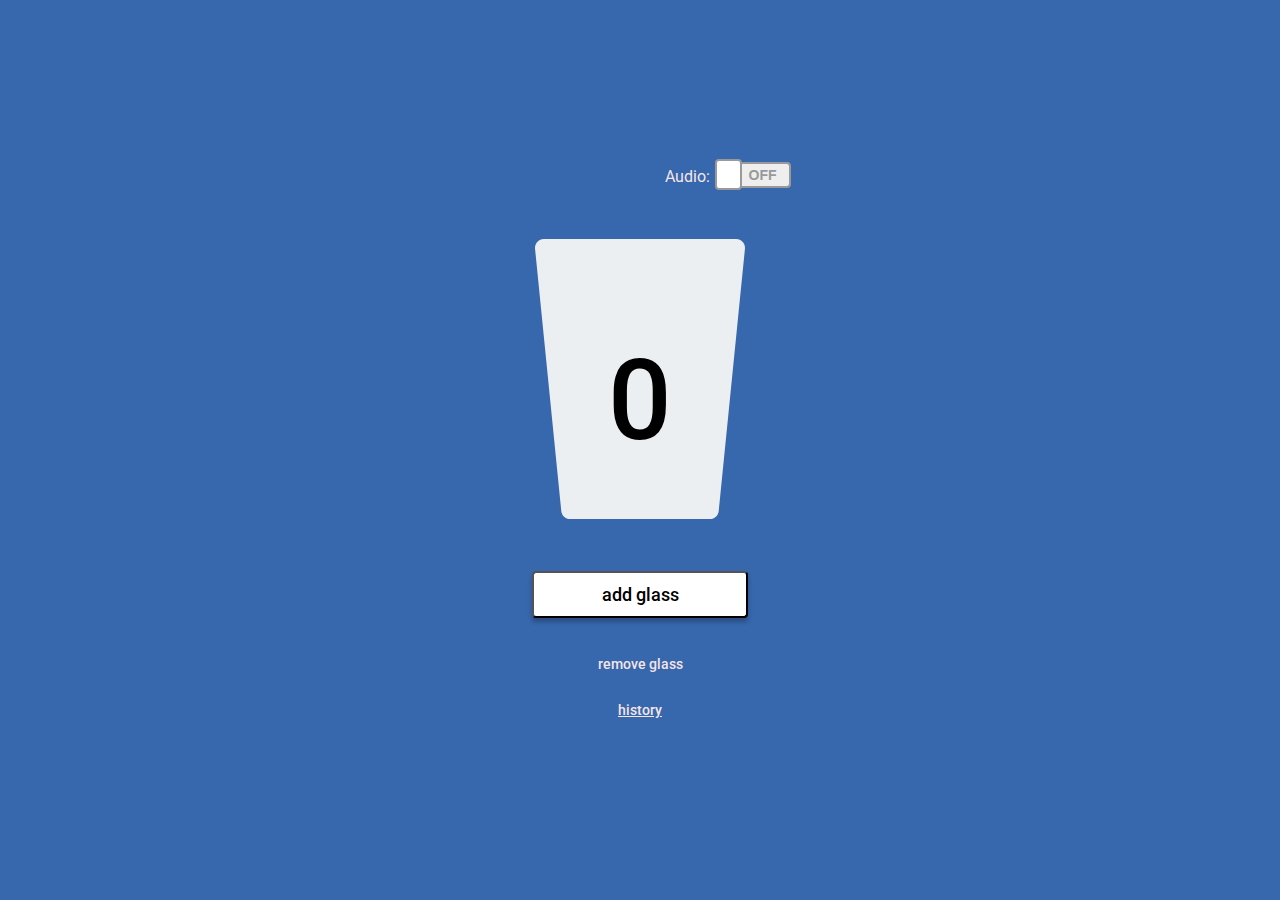
<file: index.html>
<!DOCTYPE html>
<html lang="en">

<head>
  <meta charset="UTF-8" />
  <meta name="viewport" content="width=device-width, initial-scale=1.0" />
  <meta http-equiv="X-UA-Compatible" content="ie=edge" />
  <title>Jundymek - hydrapp</title>
  <meta name="description" content="Simple PWA application - part of WTF frontend course" />

  <!-- Title -->
  <meta property="og:title" content="Jundymek - hydrapp" />
  <!-- OPTIONAL description. 2-4 sentences. -->
  <meta property="og:description" content="Simple PWA application - part of WTF frontend course" />
  <!-- full url with http(s) ie. https://maciejkorsan.github.io/my-repo/ -->
  <meta property="og:url" content="https://jundymek.github.io/hydrapp/" />
  <!-- full url to the image with http(s) ie. https://maciejkorsan.github.io/my-repo/assets/img/fb.png. Facebook suggests at least 1200 x 630. -->
  <meta property="og:image" content="https://jundymek.github.io/hydrapp/assets/img/cover.png" />

  <link rel="manifest" href="manifest.json" />
  <meta name="apple-mobile-web-app-capable" content="yes" />
  <link rel="apple-touch-icon" sizes="192x192" href="assets/pwa/icons/icon-192x192.png" />

  <link rel="icon" type="image/png" href="assets/pwa/icons/icon-192x192.png" />

  <link rel="stylesheet" href="css/main.css" />
</head>

<body>
  <main class="main">
    <div class="onoffswitch">
      <span class="onoffswitch__label">Audio: </span>
      <input type="checkbox" name="onoffswitch" class="onoffswitch-checkbox onoffswitch-checkbox--js" id="myonoffswitch">
      <label class="onoffswitch-label" for="myonoffswitch">
        <span class="onoffswitch-inner"></span>
        <span class="onoffswitch-switch"></span>
      </label>
    </div>
    <div class="glass">
      <svg class="glass__image" width="280" height="280" viewBox="0 0 280 280" fill="none" xmlns="http://www.w3.org/2000/svg">
        <path
          d="M242.748 2.8875C241.085 1.05 238.74 0 236.255 0H43.7555C41.288 0 38.9255 1.05 37.263 2.8875C35.618 4.7075 34.7955 7.1575 35.0405 9.625L61.2905 272.125C61.7455 276.605 65.508 280 70.0055 280H210.005C214.503 280 218.265 276.605 218.703 272.125L244.953 9.625C245.215 7.1575 244.41 4.7075 242.748 2.8875Z"
          fill="#ECEFF1" />
        <path class="glass__path glass__path--js"
          d="M219.455 89.25L202.13 262.5H77.8805L58.4555 68.775C80.3305 61.775 113.58 57.05 140.005 78.75C165.555 99.75 197.755 95.9 219.455 89.25Z"
          fill="#2196F3" />
      </svg>
      <div class="glass__counter glass__counter--js"></div>
    </div>
    <div class="buttons">
      <button class="buttons__add buttons__add--js">add glass</button>
      <button class="buttons__subtract buttons__subtract--js">remove glass</button>
    </div>
    <a class="link" href="history.html">history</a>
  </main>

  <script src="js/main.js"></script>
</body>

</html>
</file>
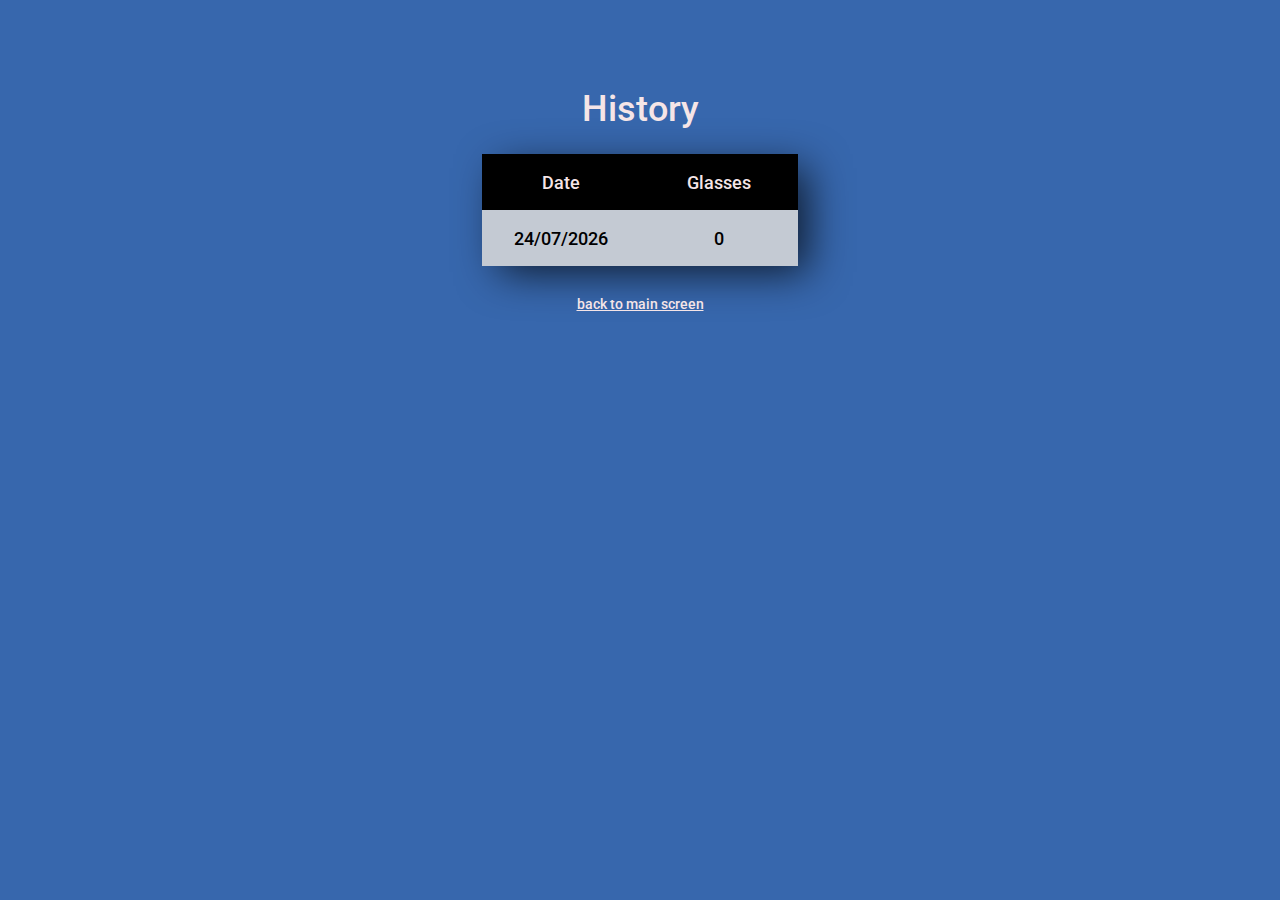
<file: history.html>
<!DOCTYPE html>
<html lang="en">

<head>
    <meta charset="UTF-8" />
    <meta name="viewport" content="width=device-width, initial-scale=1.0" />
    <meta http-equiv="X-UA-Compatible" content="ie=edge" />
    <title>Hydrapp - history</title>
    <meta name="description" content="History of drinked water" />

    <!-- Title -->
    <meta property="og:title" content="Hydrapp - history" />
    <!-- OPTIONAL description. 2-4 sentences. -->
    <meta property="og:description" content="History of drinked water" />
    <!-- full url with http(s) ie. https://maciejkorsan.github.io/my-repo/ -->
    <meta property="og:url" content="https://jundymek.github.io/hydrapp/" />
    <!-- full url to the image with http(s) ie. https://maciejkorsan.github.io/my-repo/assets/img/fb.png. Facebook suggests at least 1200 x 630. -->
    <meta property="og:image" content="https://jundymek.github.io/hydrapp/assets/img/cover.png" />

    <link rel="manifest" href="manifest.json" />
    <meta name="apple-mobile-web-app-capable" content="yes" />
    <link rel="apple-touch-icon" sizes="192x192" href="assets/pwa/icons/icon-192x192.png" />

    <link rel="icon" type="image/png" href="assets/pwa/icons/icon-192x192.png" />

    <link rel="stylesheet" href="css/main.css" />
</head>

<body>
    <main class="main main--history">
        <header class="header">
            <h1 class="header__h1">History</h1>
        </header>
        <table class="table">
            <thead class="table__head">
                <tr class="table__tr">
                    <th class="table__th table__th--head">Date</th>
                    <th class="table__th table__th--head">Glasses</th>
                </tr>
            </thead>
            <tbody class="table__body table__body--js">
                <!-- <tr class="table__tr">
                        <th class="table__th">Data</th>
                        <th class="table__th">Liczba szklanek</th>
                    </tr> -->
            </tbody>
        </table>
        <a class="link" href="./">back to main screen</a>
    </main>

    <script src="js/main.js"></script>
</body>

</html>
</file>
<file: css/main.css>
/*! normalize.css v8.0.1 | MIT License | github.com/necolas/normalize.css */
/* Document
   ========================================================================== */
/**
 * 1. Correct the line height in all browsers.
 * 2. Prevent adjustments of font size after orientation changes in iOS.
 */
@import url("https://fonts.googleapis.com/css?family=Roboto:400,500&display=swap&subset=latin-ext");
html {
  line-height: 1.15;
  /* 1 */
  -webkit-text-size-adjust: 100%;
  /* 2 */ }

/* Sections
   ========================================================================== */
/**
 * Remove the margin in all browsers.
 */
body {
  margin: 0; }

/**
 * Render the `main` element consistently in IE.
 */
main {
  display: block; }

/**
 * Correct the font size and margin on `h1` elements within `section` and
 * `article` contexts in Chrome, Firefox, and Safari.
 */
h1 {
  font-size: 2em;
  margin: 0.67em 0; }

/* Grouping content
   ========================================================================== */
/**
 * 1. Add the correct box sizing in Firefox.
 * 2. Show the overflow in Edge and IE.
 */
hr {
  -webkit-box-sizing: content-box;
          box-sizing: content-box;
  /* 1 */
  height: 0;
  /* 1 */
  overflow: visible;
  /* 2 */ }

/**
 * 1. Correct the inheritance and scaling of font size in all browsers.
 * 2. Correct the odd `em` font sizing in all browsers.
 */
pre {
  font-family: monospace, monospace;
  /* 1 */
  font-size: 1em;
  /* 2 */ }

/* Text-level semantics
   ========================================================================== */
/**
 * Remove the gray background on active links in IE 10.
 */
a {
  background-color: transparent; }

/**
 * 1. Remove the bottom border in Chrome 57-
 * 2. Add the correct text decoration in Chrome, Edge, IE, Opera, and Safari.
 */
abbr[title] {
  border-bottom: none;
  /* 1 */
  text-decoration: underline;
  /* 2 */
  -webkit-text-decoration: underline dotted;
          text-decoration: underline dotted;
  /* 2 */ }

/**
 * Add the correct font weight in Chrome, Edge, and Safari.
 */
b,
strong {
  font-weight: bolder; }

/**
 * 1. Correct the inheritance and scaling of font size in all browsers.
 * 2. Correct the odd `em` font sizing in all browsers.
 */
code,
kbd,
samp {
  font-family: monospace, monospace;
  /* 1 */
  font-size: 1em;
  /* 2 */ }

/**
 * Add the correct font size in all browsers.
 */
small {
  font-size: 80%; }

/**
 * Prevent `sub` and `sup` elements from affecting the line height in
 * all browsers.
 */
sub,
sup {
  font-size: 75%;
  line-height: 0;
  position: relative;
  vertical-align: baseline; }

sub {
  bottom: -0.25em; }

sup {
  top: -0.5em; }

/* Embedded content
   ========================================================================== */
/**
 * Remove the border on images inside links in IE 10.
 */
img {
  border-style: none; }

/* Forms
   ========================================================================== */
/**
 * 1. Change the font styles in all browsers.
 * 2. Remove the margin in Firefox and Safari.
 */
button,
input,
optgroup,
select,
textarea {
  font-family: inherit;
  /* 1 */
  font-size: 100%;
  /* 1 */
  line-height: 1.15;
  /* 1 */
  margin: 0;
  /* 2 */ }

/**
 * Show the overflow in IE.
 * 1. Show the overflow in Edge.
 */
button,
input {
  /* 1 */
  overflow: visible; }

/**
 * Remove the inheritance of text transform in Edge, Firefox, and IE.
 * 1. Remove the inheritance of text transform in Firefox.
 */
button,
select {
  /* 1 */
  text-transform: none; }

/**
 * Correct the inability to style clickable types in iOS and Safari.
 */
button,
[type="button"],
[type="reset"],
[type="submit"] {
  -webkit-appearance: button; }

/**
 * Remove the inner border and padding in Firefox.
 */
button::-moz-focus-inner,
[type="button"]::-moz-focus-inner,
[type="reset"]::-moz-focus-inner,
[type="submit"]::-moz-focus-inner {
  border-style: none;
  padding: 0; }

/**
 * Restore the focus styles unset by the previous rule.
 */
button:-moz-focusring,
[type="button"]:-moz-focusring,
[type="reset"]:-moz-focusring,
[type="submit"]:-moz-focusring {
  outline: 1px dotted ButtonText; }

/**
 * Correct the padding in Firefox.
 */
fieldset {
  padding: 0.35em 0.75em 0.625em; }

/**
 * 1. Correct the text wrapping in Edge and IE.
 * 2. Correct the color inheritance from `fieldset` elements in IE.
 * 3. Remove the padding so developers are not caught out when they zero out
 *    `fieldset` elements in all browsers.
 */
legend {
  -webkit-box-sizing: border-box;
          box-sizing: border-box;
  /* 1 */
  color: inherit;
  /* 2 */
  display: table;
  /* 1 */
  max-width: 100%;
  /* 1 */
  padding: 0;
  /* 3 */
  white-space: normal;
  /* 1 */ }

/**
 * Add the correct vertical alignment in Chrome, Firefox, and Opera.
 */
progress {
  vertical-align: baseline; }

/**
 * Remove the default vertical scrollbar in IE 10+.
 */
textarea {
  overflow: auto; }

/**
 * 1. Add the correct box sizing in IE 10.
 * 2. Remove the padding in IE 10.
 */
[type="checkbox"],
[type="radio"] {
  -webkit-box-sizing: border-box;
          box-sizing: border-box;
  /* 1 */
  padding: 0;
  /* 2 */ }

/**
 * Correct the cursor style of increment and decrement buttons in Chrome.
 */
[type="number"]::-webkit-inner-spin-button,
[type="number"]::-webkit-outer-spin-button {
  height: auto; }

/**
 * 1. Correct the odd appearance in Chrome and Safari.
 * 2. Correct the outline style in Safari.
 */
[type="search"] {
  -webkit-appearance: textfield;
  /* 1 */
  outline-offset: -2px;
  /* 2 */ }

/**
 * Remove the inner padding in Chrome and Safari on macOS.
 */
[type="search"]::-webkit-search-decoration {
  -webkit-appearance: none; }

/**
 * 1. Correct the inability to style clickable types in iOS and Safari.
 * 2. Change font properties to `inherit` in Safari.
 */
::-webkit-file-upload-button {
  -webkit-appearance: button;
  /* 1 */
  font: inherit;
  /* 2 */ }

/* Interactive
   ========================================================================== */
/*
 * Add the correct display in Edge, IE 10+, and Firefox.
 */
details {
  display: block; }

/*
 * Add the correct display in all browsers.
 */
summary {
  display: list-item; }

/* Misc
   ========================================================================== */
/**
 * Add the correct display in IE 10+.
 */
template {
  display: none; }

/**
 * Add the correct display in IE 10.
 */
[hidden] {
  display: none; }

@-webkit-keyframes heading {
  from {
    margin-top: -4em; }
  to {
    margin-top: 0.67em; } }

@keyframes heading {
  from {
    margin-top: -4em; }
  to {
    margin-top: 0.67em; } }

@-webkit-keyframes table {
  from {
    margin-left: -100%; }
  to {
    margin-left: 0%; } }

@keyframes table {
  from {
    margin-left: -100%; }
  to {
    margin-left: 0%; } }

html {
  -webkit-box-sizing: border-box;
          box-sizing: border-box; }

*,
*:before,
*:after {
  -webkit-box-sizing: inherit;
          box-sizing: inherit; }

body {
  color: #000000;
  background: #E5E5E5;
  font-family: "Roboto", sans-serif; }

.buttons {
  display: -webkit-box;
  display: -ms-flexbox;
  display: flex;
  -webkit-box-orient: vertical;
  -webkit-box-direction: normal;
      -ms-flex-direction: column;
          flex-direction: column; }
  .buttons__add {
    width: 216px;
    height: 47px;
    background: #ffffff;
    -webkit-box-shadow: 0px 4px 4px rgba(0, 0, 0, 0.25);
            box-shadow: 0px 4px 4px rgba(0, 0, 0, 0.25);
    border-radius: 4px;
    margin-top: 48px;
    font-weight: 500;
    font-size: 18px;
    line-height: 21px; }
  .buttons__subtract {
    margin-top: 38px;
    background: none;
    color: #F5E5E7;
    border: none;
    padding: 0;
    font: inherit;
    cursor: pointer;
    outline: inherit;
    font-weight: 500;
    font-size: 14px;
    line-height: 16px; }

.glass {
  position: relative; }
  .glass__counter {
    position: absolute;
    margin: -44% 50%;
    -webkit-transform: translate(-50%, -50%);
        -ms-transform: translate(-50%, -50%);
            transform: translate(-50%, -50%);
    font-weight: 500;
    font-size: 112px;
    line-height: 131px;
    color: #000000; }
  .glass__path--0 {
    fill: #eceff1;
    -webkit-clip-path: polygon(8% 100%, 100% 100%, 90% 100%, 6% 100%);
            clip-path: polygon(8% 100%, 100% 100%, 90% 100%, 6% 100%);
    -webkit-transition: fill 1s ease-in, -webkit-clip-path 1s ease-in;
    transition: fill 1s ease-in, -webkit-clip-path 1s ease-in;
    -o-transition: fill 1s ease-in, clip-path 1s ease-in;
    transition: fill 1s ease-in, clip-path 1s ease-in;
    transition: fill 1s ease-in, clip-path 1s ease-in, -webkit-clip-path 1s ease-in; }
    .glass__path--0:hover {
      fill: blue; }
  .glass__path--1 {
    -webkit-clip-path: polygon(6% 91%, 100% 91%, 90% 100%, 6% 100%);
            clip-path: polygon(6% 91%, 100% 91%, 90% 100%, 6% 100%);
    -webkit-transition: fill 1s ease-in, -webkit-clip-path 1s ease-in;
    transition: fill 1s ease-in, -webkit-clip-path 1s ease-in;
    -o-transition: fill 1s ease-in, clip-path 1s ease-in;
    transition: fill 1s ease-in, clip-path 1s ease-in;
    transition: fill 1s ease-in, clip-path 1s ease-in, -webkit-clip-path 1s ease-in; }
  .glass__path--2 {
    -webkit-clip-path: polygon(6% 81%, 100% 81%, 90% 100%, 6% 100%);
            clip-path: polygon(6% 81%, 100% 81%, 90% 100%, 6% 100%);
    -webkit-transition: fill 1s ease-in, -webkit-clip-path 1s ease-in;
    transition: fill 1s ease-in, -webkit-clip-path 1s ease-in;
    -o-transition: fill 1s ease-in, clip-path 1s ease-in;
    transition: fill 1s ease-in, clip-path 1s ease-in;
    transition: fill 1s ease-in, clip-path 1s ease-in, -webkit-clip-path 1s ease-in; }
  .glass__path--3 {
    -webkit-clip-path: polygon(6% 71%, 100% 71%, 90% 100%, 6% 100%);
            clip-path: polygon(6% 71%, 100% 71%, 90% 100%, 6% 100%);
    -webkit-transition: fill 1s ease-in, -webkit-clip-path 1s ease-in;
    transition: fill 1s ease-in, -webkit-clip-path 1s ease-in;
    -o-transition: fill 1s ease-in, clip-path 1s ease-in;
    transition: fill 1s ease-in, clip-path 1s ease-in;
    transition: fill 1s ease-in, clip-path 1s ease-in, -webkit-clip-path 1s ease-in; }
  .glass__path--4 {
    -webkit-clip-path: polygon(6% 61%, 100% 61%, 90% 100%, 6% 100%);
            clip-path: polygon(6% 61%, 100% 61%, 90% 100%, 6% 100%);
    -webkit-transition: fill 1s ease-in, -webkit-clip-path 1s ease-in;
    transition: fill 1s ease-in, -webkit-clip-path 1s ease-in;
    -o-transition: fill 1s ease-in, clip-path 1s ease-in;
    transition: fill 1s ease-in, clip-path 1s ease-in;
    transition: fill 1s ease-in, clip-path 1s ease-in, -webkit-clip-path 1s ease-in; }
  .glass__path--5 {
    -webkit-clip-path: polygon(6% 51%, 100% 51%, 90% 100%, 6% 100%);
            clip-path: polygon(6% 51%, 100% 51%, 90% 100%, 6% 100%);
    -webkit-transition: fill 1s ease-in, -webkit-clip-path 1s ease-in;
    transition: fill 1s ease-in, -webkit-clip-path 1s ease-in;
    -o-transition: fill 1s ease-in, clip-path 1s ease-in;
    transition: fill 1s ease-in, clip-path 1s ease-in;
    transition: fill 1s ease-in, clip-path 1s ease-in, -webkit-clip-path 1s ease-in; }
  .glass__path--6 {
    -webkit-clip-path: polygon(4% 41%, 100% 41%, 90% 100%, 6% 100%);
            clip-path: polygon(4% 41%, 100% 41%, 90% 100%, 6% 100%);
    -webkit-transition: fill 1s ease-in, -webkit-clip-path 1s ease-in;
    transition: fill 1s ease-in, -webkit-clip-path 1s ease-in;
    -o-transition: fill 1s ease-in, clip-path 1s ease-in;
    transition: fill 1s ease-in, clip-path 1s ease-in;
    transition: fill 1s ease-in, clip-path 1s ease-in, -webkit-clip-path 1s ease-in; }
  .glass__path--7 {
    -webkit-clip-path: polygon(2% 31%, 100% 31%, 90% 100%, 6% 100%);
            clip-path: polygon(2% 31%, 100% 31%, 90% 100%, 6% 100%);
    -webkit-transition: fill 1s ease-in, -webkit-clip-path 1s ease-in;
    transition: fill 1s ease-in, -webkit-clip-path 1s ease-in;
    -o-transition: fill 1s ease-in, clip-path 1s ease-in;
    transition: fill 1s ease-in, clip-path 1s ease-in;
    transition: fill 1s ease-in, clip-path 1s ease-in, -webkit-clip-path 1s ease-in; }
  .glass__path--8 {
    -webkit-clip-path: polygon(0% 21%, 100% 21%, 90% 100%, 6% 100%);
            clip-path: polygon(0% 21%, 100% 21%, 90% 100%, 6% 100%);
    -webkit-transition: fill 1s ease-in, -webkit-clip-path 1s ease-in;
    transition: fill 1s ease-in, -webkit-clip-path 1s ease-in;
    -o-transition: fill 1s ease-in, clip-path 1s ease-in;
    transition: fill 1s ease-in, clip-path 1s ease-in;
    transition: fill 1s ease-in, clip-path 1s ease-in, -webkit-clip-path 1s ease-in; }
  .glass__path--9 {
    -webkit-clip-path: polygon(0% 0%, 100% 0%, 90% 100%, 0% 100%);
            clip-path: polygon(0% 0%, 100% 0%, 90% 100%, 0% 100%);
    -webkit-transition: fill 1s ease-in, -webkit-clip-path 1s ease-in;
    transition: fill 1s ease-in, -webkit-clip-path 1s ease-in;
    -o-transition: fill 1s ease-in, clip-path 1s ease-in;
    transition: fill 1s ease-in, clip-path 1s ease-in;
    transition: fill 1s ease-in, clip-path 1s ease-in, -webkit-clip-path 1s ease-in; }

.header {
  margin-top: 5vw;
  height: 90px; }
  .header__h1 {
    position: relative;
    font-weight: 500;
    font-size: 36px;
    line-height: 42px;
    color: #f5e5e7;
    -webkit-animation: heading;
            animation: heading;
    -webkit-animation-duration: 2s;
            animation-duration: 2s; }

.link {
  text-align: center;
  font-style: normal;
  font-weight: 500;
  font-size: 14px;
  line-height: 16px;
  margin-top: 30px;
  margin-bottom: 20px;
  color: #F5E5E7; }
  .link:visited {
    color: #F5E5E7; }

.main {
  display: -webkit-box;
  display: -ms-flexbox;
  display: flex;
  -webkit-box-pack: center;
      -ms-flex-pack: center;
          justify-content: center;
  -webkit-box-align: center;
      -ms-flex-align: center;
          align-items: center;
  max-height: 812px;
  min-height: 100vh;
  height: 100%;
  width: 100%;
  -webkit-box-orient: vertical;
  -webkit-box-direction: normal;
      -ms-flex-direction: column;
          flex-direction: column;
  background: #3767ad; }
  .main--history {
    -webkit-box-pack: start;
        -ms-flex-pack: start;
            justify-content: flex-start; }

.table {
  display: block;
  border-spacing: 0;
  max-height: 500px;
  overflow: auto;
  -webkit-box-shadow: 13px 10px 41px -4px rgba(0, 0, 0, 0.75);
  box-shadow: 13px 10px 41px -4px rgba(0, 0, 0, 0.75);
  -webkit-animation: table;
          animation: table;
  -webkit-animation-duration: 2s;
          animation-duration: 2s; }
  .table__head {
    font-weight: 500;
    font-size: 18px;
    line-height: 21px;
    color: #f5e5e7; }
  .table__th {
    min-width: 158px;
    height: 56px;
    font-weight: 500;
    font-size: 18px;
    line-height: 21px;
    color: #000000; }
    .table__th--head {
      background: #000000;
      color: #F5E5E7;
      position: -webkit-sticky;
      position: sticky;
      top: 0; }
  .table__td {
    min-width: 158px;
    height: 56px;
    font-weight: 500;
    font-size: 18px;
    line-height: 21px;
    color: #000000;
    text-align: center; }
  .table__tr {
    background: #a9aeb6; }
    .table__tr:nth-child(odd) {
      background: #c4cad3; }

.onoffswitch {
  justify-self: flex-start;
  margin: 0 25px 4vw 250px;
  position: relative;
  width: 76px;
  -webkit-user-select: none;
  -moz-user-select: none;
  -ms-user-select: none; }
  .onoffswitch__label {
    position: absolute;
    margin: 6px 240px 0 -50px;
    color: #F5E5E7; }

.onoffswitch-checkbox {
  display: none; }

.onoffswitch-label {
  display: block;
  overflow: hidden;
  cursor: pointer;
  border: 2px solid #999999;
  border-radius: 4px; }

.onoffswitch-inner {
  display: block;
  width: 200%;
  margin-left: -100%;
  -webkit-transition: margin 0.3s ease-in 0s;
  -o-transition: margin 0.3s ease-in 0s;
  transition: margin 0.3s ease-in 0s; }

.onoffswitch-inner:before,
.onoffswitch-inner:after {
  display: block;
  float: left;
  width: 50%;
  height: 22px;
  padding: 0;
  line-height: 22px;
  font-size: 14px;
  color: white;
  font-family: Trebuchet, Arial, sans-serif;
  font-weight: bold;
  -webkit-box-sizing: border-box;
          box-sizing: border-box; }

.onoffswitch-inner:before {
  content: "ON";
  padding-left: 12px;
  background-color: #3767ad;
  color: #ffffff; }

.onoffswitch-inner:after {
  content: "OFF";
  padding-right: 12px;
  background-color: #eeeeee;
  color: #999999;
  text-align: right; }

.onoffswitch-switch {
  display: block;
  width: 27px;
  margin: -2.5px;
  background: #ffffff;
  position: absolute;
  top: 0;
  bottom: 0;
  right: 51px;
  border: 2px solid #999999;
  border-radius: 4px;
  -webkit-transition: all 0.3s ease-in 0s;
  -o-transition: all 0.3s ease-in 0s;
  transition: all 0.3s ease-in 0s; }

.onoffswitch-checkbox:checked + .onoffswitch-label .onoffswitch-inner {
  margin-left: 0; }

.onoffswitch-checkbox:checked + .onoffswitch-label .onoffswitch-switch {
  right: 0px; }

/*# sourceMappingURL=main.css.map */
</file>
